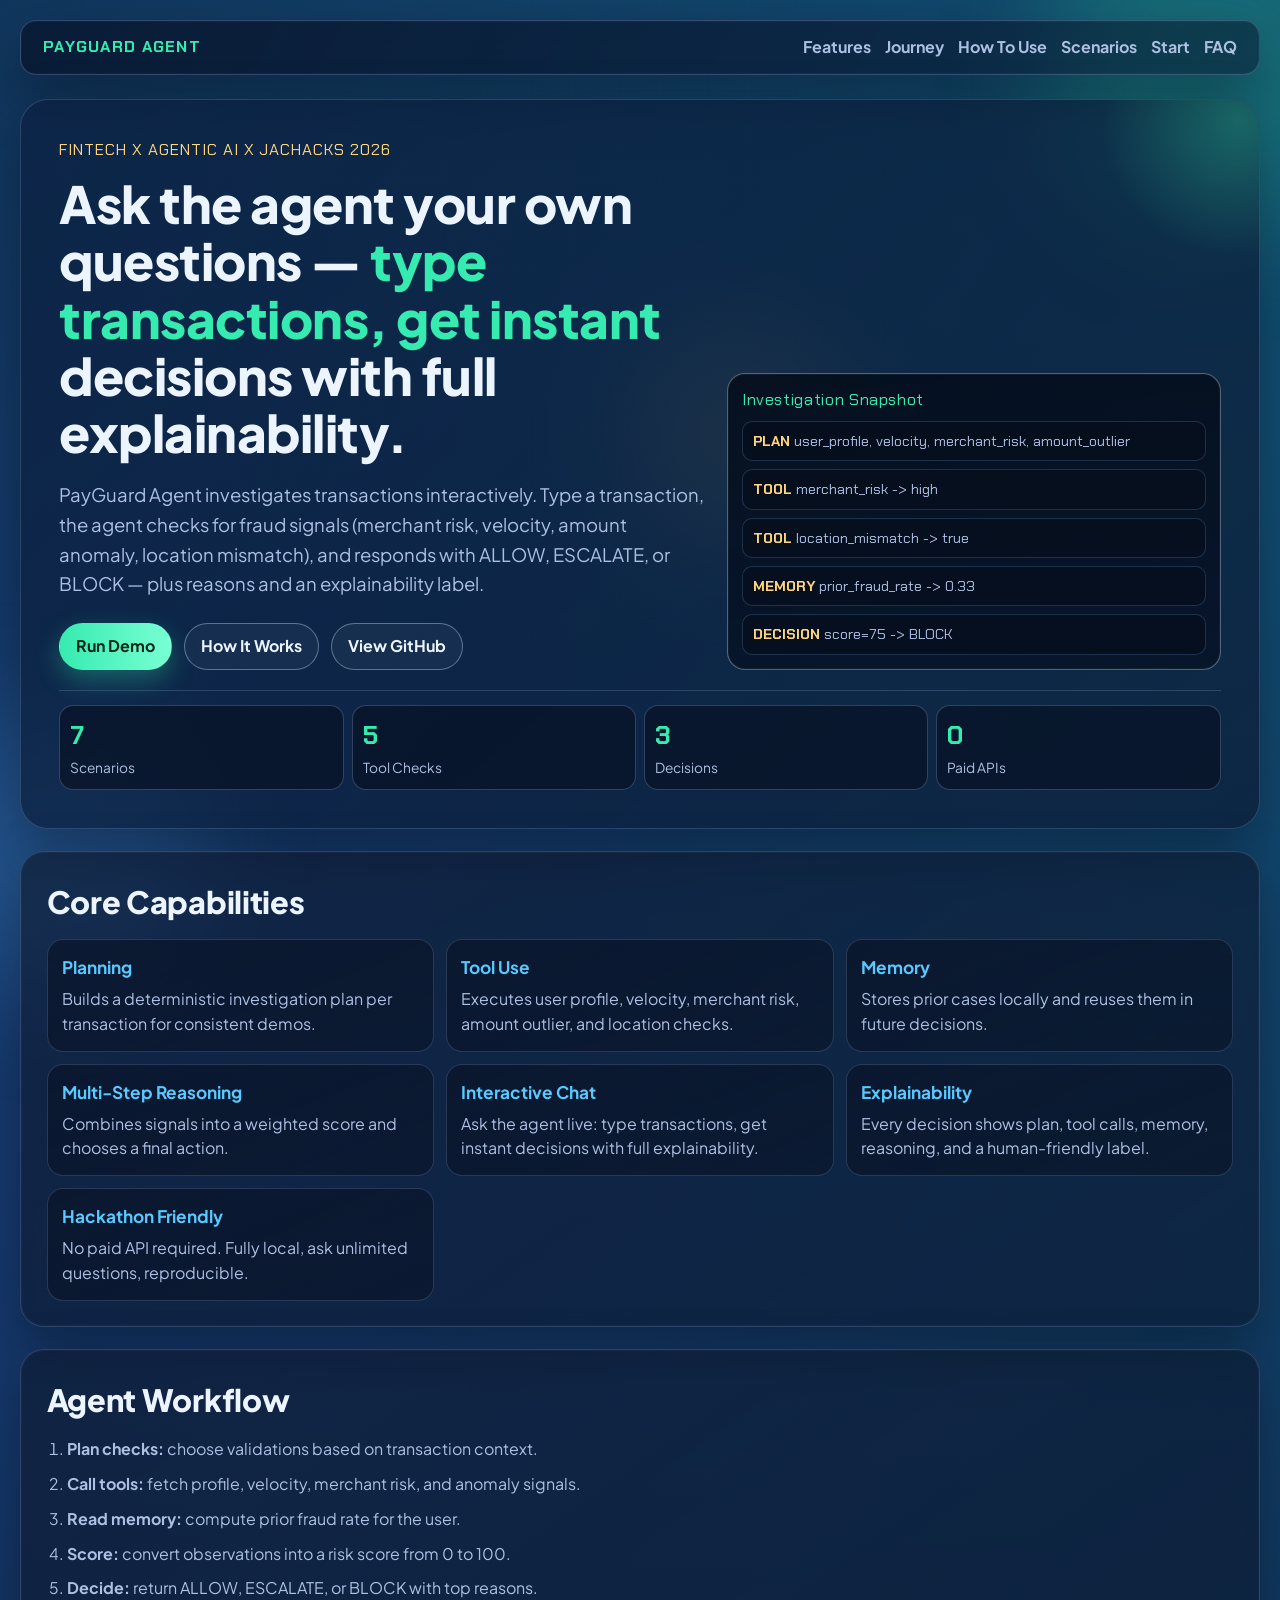
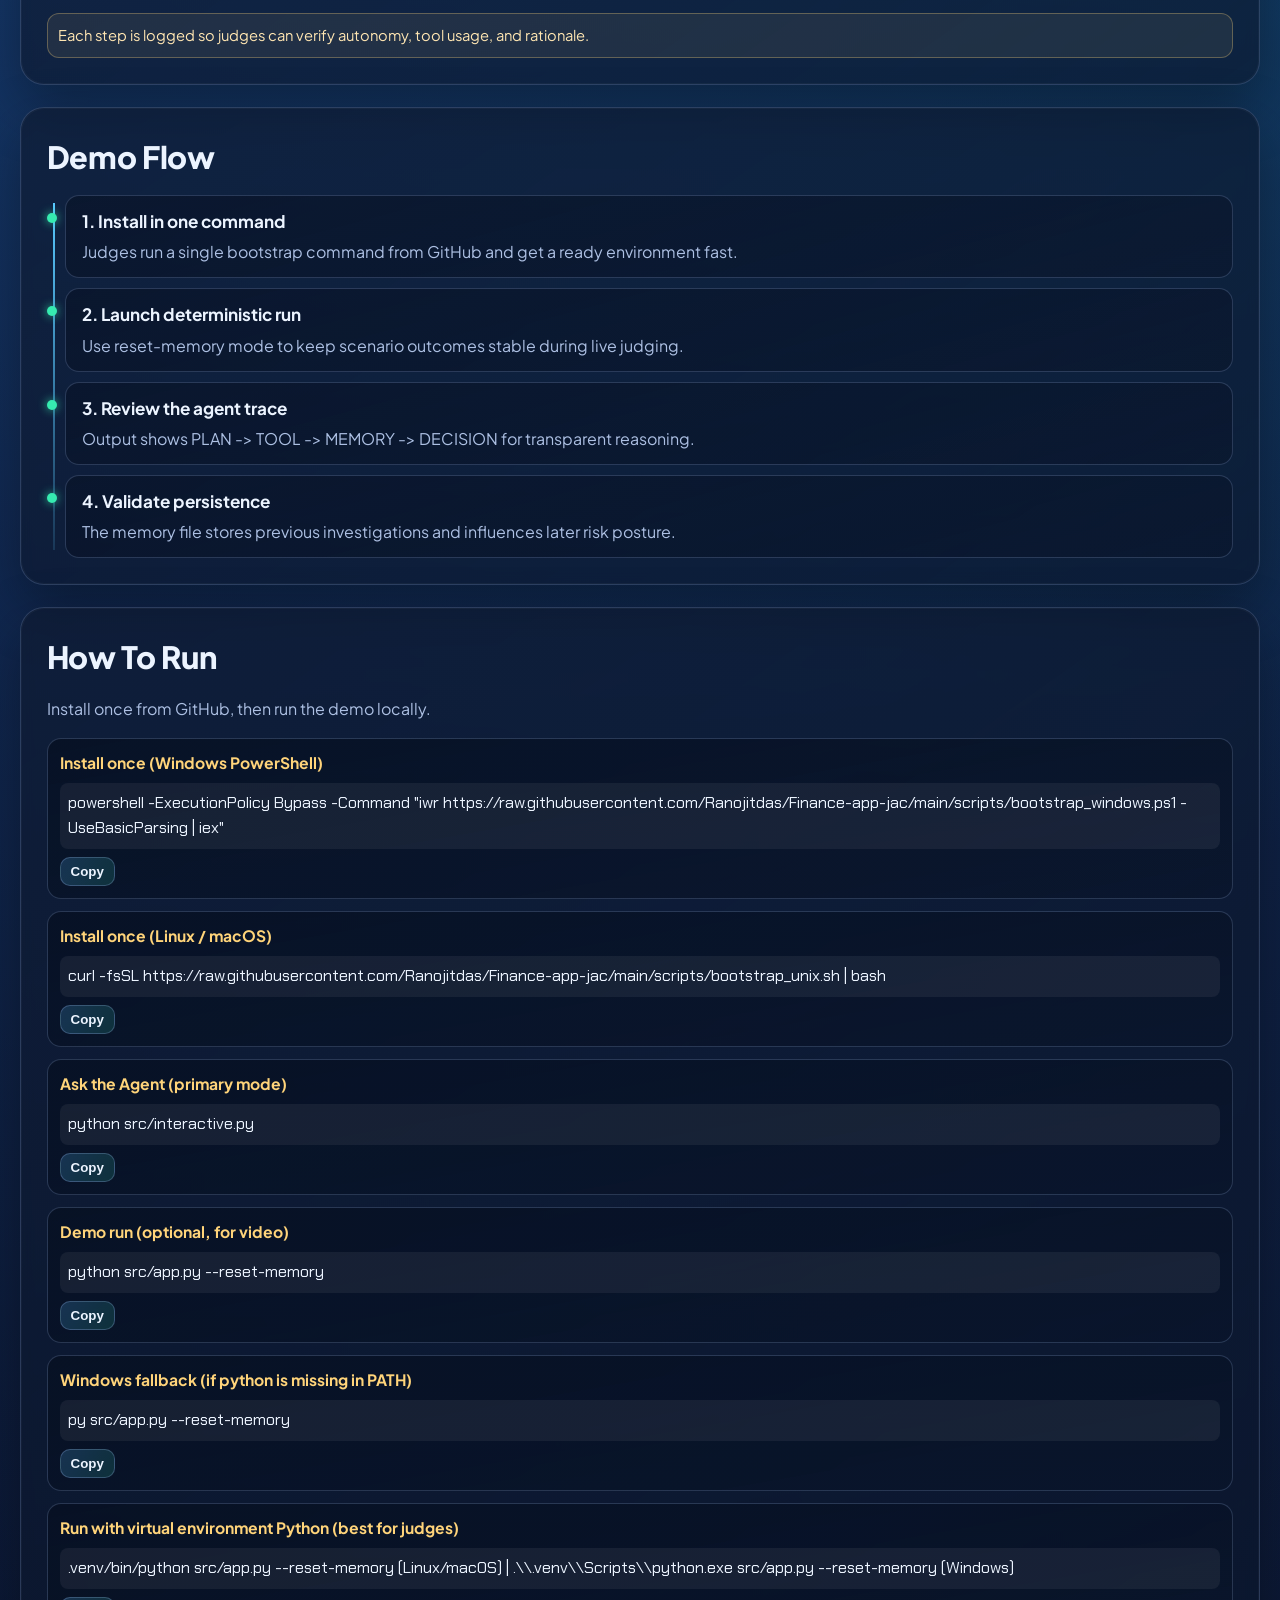
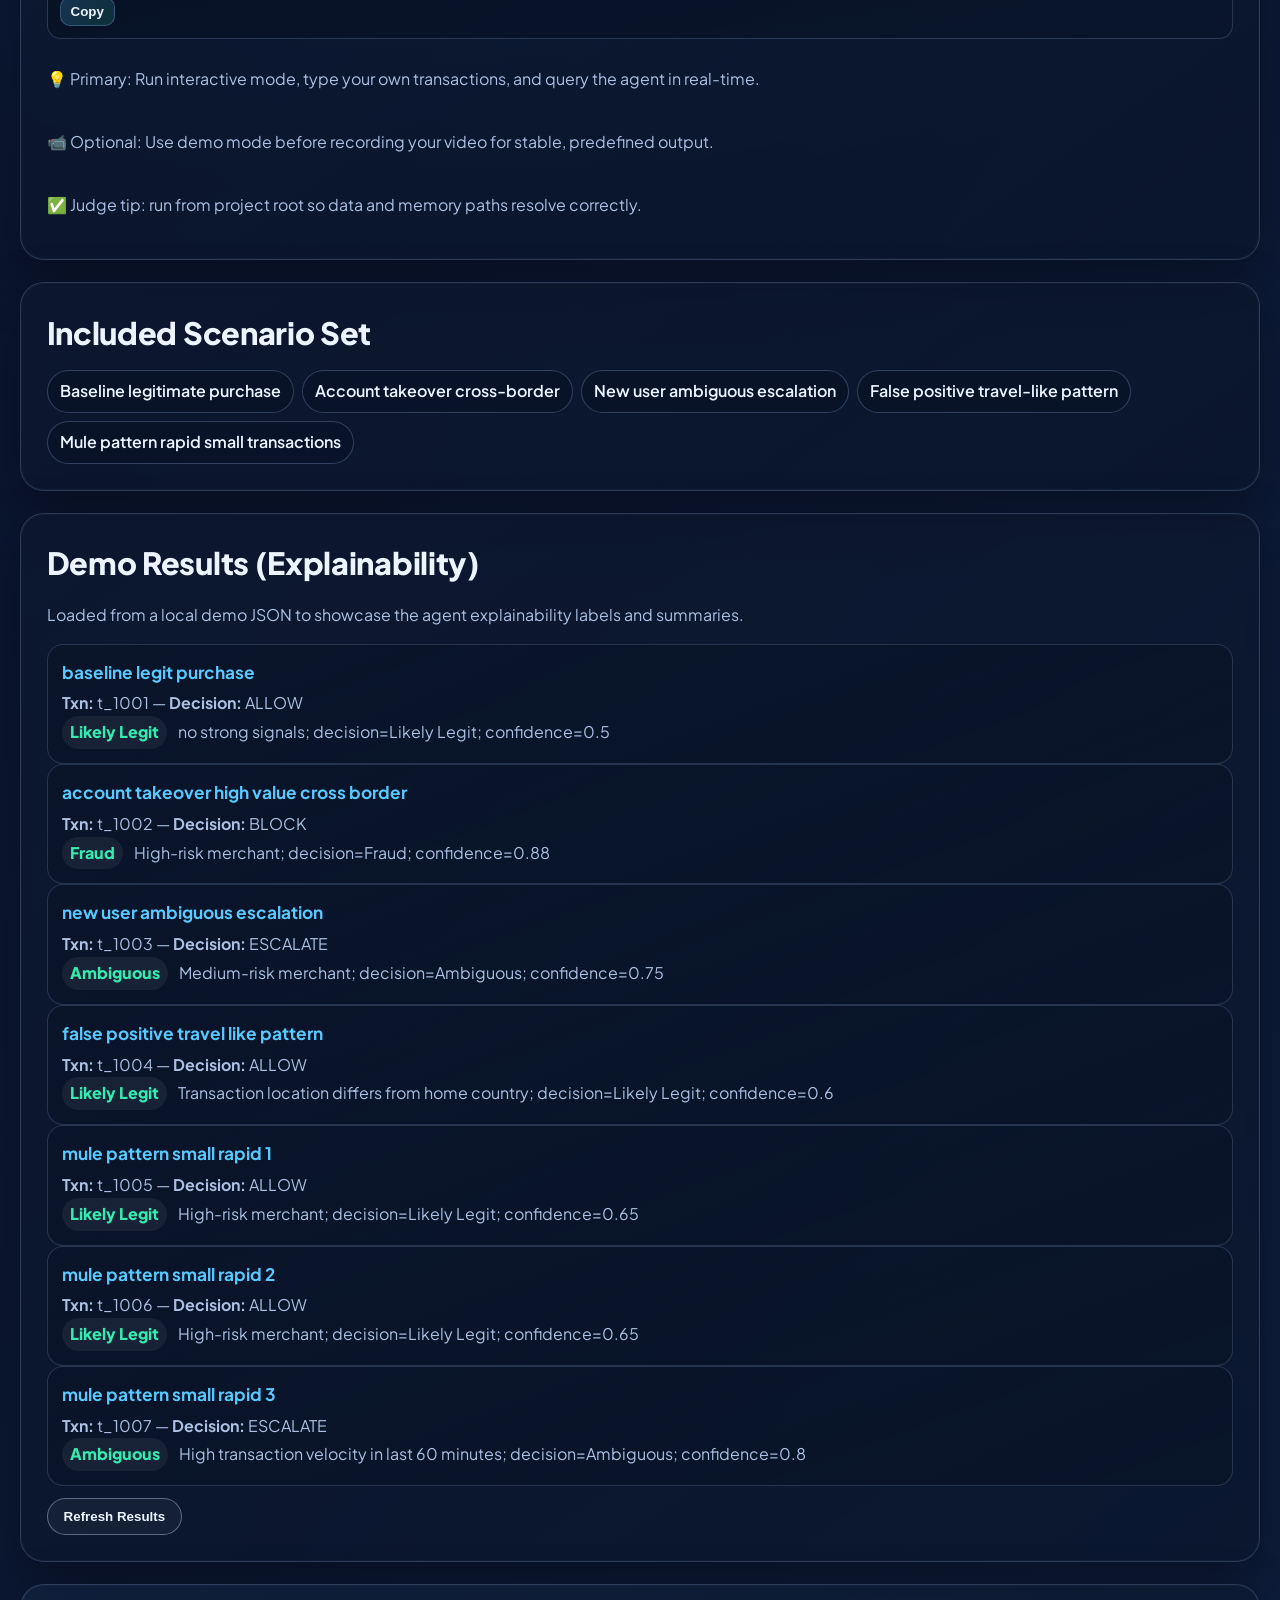
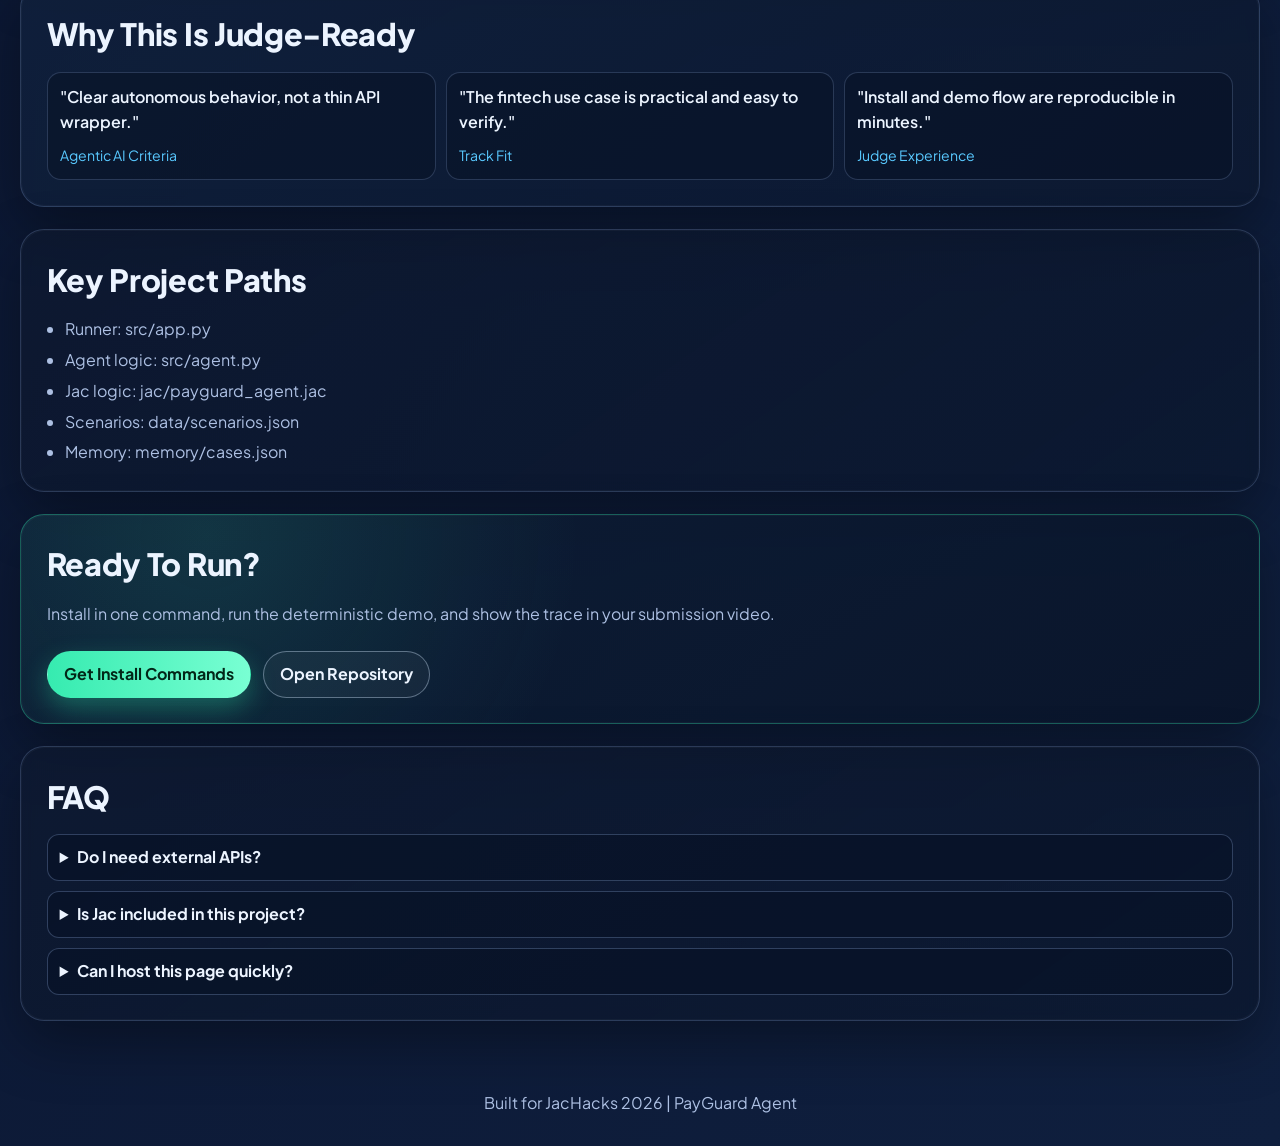
<file: index.html>
<!doctype html>
<html lang="en">
  <head>
    <meta charset="UTF-8" />
    <meta name="viewport" content="width=device-width, initial-scale=1.0" />
    <title>PayGuard Agent | Agentic Fintech Demo</title>
    <meta
      name="description"
      content="PayGuard Agent is an agentic fintech demo that investigates transactions with planning, tool use, memory, and explainable decisions."
    />
    <link rel="preconnect" href="https://fonts.googleapis.com" />
    <link rel="preconnect" href="https://fonts.gstatic.com" crossorigin />
    <link
      href="https://fonts.googleapis.com/css2?family=Chakra+Petch:wght@500;600;700&family=Plus+Jakarta+Sans:wght@400;500;600;700;800&display=swap"
      rel="stylesheet"
    />
    <link rel="stylesheet" href="styles.css" />
  </head>
  <body>
    <div class="scroll-progress" aria-hidden="true"></div>
    <div class="grid-overlay"></div>
    <div class="ambient ambient-a"></div>
    <div class="ambient ambient-b"></div>
    <div class="ambient ambient-c"></div>

    <header class="topbar reveal">
      <div class="brand">PAYGUARD AGENT</div>
      <nav>
        <a href="#features">Features</a>
        <a href="#timeline">Journey</a>
        <a href="#usage">How To Use</a>
        <a href="#scenarios">Scenarios</a>
        <a href="#start">Start</a>
        <a href="#faq">FAQ</a>
      </nav>
    </header>

    <main>
      <section class="hero reveal">
        <div class="hero-layout">
          <div>
            <p class="kicker">Fintech x Agentic AI x JacHacks 2026</p>
            <h1>
              Ask the agent your own questions —
              <span>type transactions, get instant</span>
              decisions with full explainability.
            </h1>
            <p class="hero-copy">
              PayGuard Agent investigates transactions interactively. Type a transaction, the agent checks for fraud signals (merchant risk, velocity, amount anomaly, location mismatch), and responds with ALLOW, ESCALATE, or BLOCK — plus reasons and an explainability label.
            </p>
            <div class="hero-actions">
              <a class="btn btn-primary" href="#usage">Run Demo</a>
              <a class="btn btn-ghost" href="#flow">How It Works</a>
              <a class="btn btn-ghost" href="https://github.com/Ranojitdas/Finance-app-jac" target="_blank" rel="noreferrer">View GitHub</a>
            </div>
          </div>

          <aside class="hero-console" aria-label="Agent trace preview">
            <p class="console-head">Investigation Snapshot</p>
            <div class="console-lines">
              <p><span>PLAN</span> user_profile, velocity, merchant_risk, amount_outlier</p>
              <p><span>TOOL</span> merchant_risk -> high</p>
              <p><span>TOOL</span> location_mismatch -> true</p>
              <p><span>MEMORY</span> prior_fraud_rate -> 0.33</p>
              <p><span>DECISION</span> score=75 -> BLOCK</p>
            </div>
          </aside>
        </div>

        <div class="stat-band" aria-label="Project highlights">
          <article>
            <strong data-count="7">0</strong>
            <p>Scenarios</p>
          </article>
          <article>
            <strong data-count="5">0</strong>
            <p>Tool Checks</p>
          </article>
          <article>
            <strong data-count="3">0</strong>
            <p>Decisions</p>
          </article>
          <article>
            <strong data-count="0">0</strong>
            <p>Paid APIs</p>
          </article>
        </div>
      </section>

      <section id="features" class="panel reveal">
        <h2>Core Capabilities</h2>
        <div class="grid grid-3">
          <article class="card">
            <h3>Planning</h3>
            <p>Builds a deterministic investigation plan per transaction for consistent demos.</p>
          </article>
          <article class="card">
            <h3>Tool Use</h3>
            <p>Executes user profile, velocity, merchant risk, amount outlier, and location checks.</p>
          </article>
          <article class="card">
            <h3>Memory</h3>
            <p>Stores prior cases locally and reuses them in future decisions.</p>
          </article>
          <article class="card">
            <h3>Multi-Step Reasoning</h3>
            <p>Combines signals into a weighted score and chooses a final action.</p>
          </article>
          <article class="card">
            <h3>Interactive Chat</h3>
            <p>Ask the agent live: type transactions, get instant decisions with full explainability.</p>
          </article>
          <article class="card">
            <h3>Explainability</h3>
            <p>Every decision shows plan, tool calls, memory, reasoning, and a human-friendly label.</p>
          </article>
          <article class="card">
            <h3>Hackathon Friendly</h3>
            <p>No paid API required. Fully local, ask unlimited questions, reproducible.</p>
          </article>
        </div>
      </section>

      <section id="flow" class="panel reveal">
        <h2>Agent Workflow</h2>
        <ol class="flow-list">
          <li>
            <strong>Plan checks:</strong> choose validations based on transaction context.
          </li>
          <li>
            <strong>Call tools:</strong> fetch profile, velocity, merchant risk, and anomaly signals.
          </li>
          <li>
            <strong>Read memory:</strong> compute prior fraud rate for the user.
          </li>
          <li>
            <strong>Score:</strong> convert observations into a risk score from 0 to 100.
          </li>
          <li>
            <strong>Decide:</strong> return ALLOW, ESCALATE, or BLOCK with top reasons.
          </li>
        </ol>
        <div class="flow-note">Each step is logged so judges can verify autonomy, tool usage, and rationale.</div>
      </section>

      <section id="timeline" class="panel reveal">
        <h2>Demo Flow</h2>
        <div class="timeline">
          <article>
            <span class="dot"></span>
            <h3>1. Install in one command</h3>
            <p>Judges run a single bootstrap command from GitHub and get a ready environment fast.</p>
          </article>
          <article>
            <span class="dot"></span>
            <h3>2. Launch deterministic run</h3>
            <p>Use reset-memory mode to keep scenario outcomes stable during live judging.</p>
          </article>
          <article>
            <span class="dot"></span>
            <h3>3. Review the agent trace</h3>
            <p>Output shows PLAN -> TOOL -> MEMORY -> DECISION for transparent reasoning.</p>
          </article>
          <article>
            <span class="dot"></span>
            <h3>4. Validate persistence</h3>
            <p>The memory file stores previous investigations and influences later risk posture.</p>
          </article>
        </div>
      </section>

      <section id="usage" class="panel reveal">
        <h2>How To Run</h2>
        <p class="muted">Install once from GitHub, then run the demo locally.</p>

        <div class="command-wrap">
          <div class="command-block">
            <p class="label">Install once (Windows PowerShell)</p>
            <code id="cmd-install-win">powershell -ExecutionPolicy Bypass -Command "iwr https://raw.githubusercontent.com/Ranojitdas/Finance-app-jac/main/scripts/bootstrap_windows.ps1 -UseBasicParsing | iex"</code>
            <button data-copy-target="cmd-install-win" class="copy-btn">Copy</button>
          </div>
          <div class="command-block">
            <p class="label">Install once (Linux / macOS)</p>
            <code id="cmd-install-unix">curl -fsSL https://raw.githubusercontent.com/Ranojitdas/Finance-app-jac/main/scripts/bootstrap_unix.sh | bash</code>
            <button data-copy-target="cmd-install-unix" class="copy-btn">Copy</button>
          </div>
          <div class="command-block">
            <p class="label">Ask the Agent (primary mode)</p>
            <code id="cmd-interactive">python src/interactive.py</code>
            <button data-copy-target="cmd-interactive" class="copy-btn">Copy</button>
          </div>
          <div class="command-block">
            <p class="label">Demo run (optional, for video)</p>
            <code id="cmd-reset">python src/app.py --reset-memory</code>
            <button data-copy-target="cmd-reset" class="copy-btn">Copy</button>
          </div>
          <div class="command-block">
            <p class="label">Windows fallback (if python is missing in PATH)</p>
            <code id="cmd-win-fallback">py src/app.py --reset-memory</code>
            <button data-copy-target="cmd-win-fallback" class="copy-btn">Copy</button>
          </div>
          <div class="command-block">
            <p class="label">Run with virtual environment Python (best for judges)</p>
            <code id="cmd-venv-run">.venv/bin/python src/app.py --reset-memory (Linux/macOS) | .\\.venv\\Scripts\\python.exe src/app.py --reset-memory (Windows)</code>
            <button data-copy-target="cmd-venv-run" class="copy-btn">Copy</button>
          </div>
        </div>

        <div class="tips">
          <p>💡 Primary: Run interactive mode, type your own transactions, and query the agent in real-time.</p>
          <p>📹 Optional: Use demo mode before recording your video for stable, predefined output.</p>
          <p>✅ Judge tip: run from project root so data and memory paths resolve correctly.</p>
        </div>
      </section>

      <section id="scenarios" class="panel reveal">
        <h2>Included Scenario Set</h2>
        <div class="chips">
          <span>Baseline legitimate purchase</span>
          <span>Account takeover cross-border</span>
          <span>New user ambiguous escalation</span>
          <span>False positive travel-like pattern</span>
          <span>Mule pattern rapid small transactions</span>
        </div>
      </section>

      <section id="demo-results" class="panel reveal">
        <h2>Demo Results (Explainability)</h2>
        <p class="muted">Loaded from a local demo JSON to showcase the agent explainability labels and summaries.</p>
        <div class="results-grid" id="results-grid">
          <!-- populated by script.js -->
        </div>
        <div style="margin-top:12px;">
          <button id="btn-refresh-results" class="btn btn-ghost">Refresh Results</button>
        </div>
      </section>

      <section class="panel reveal social-proof">
        <h2>Why This Is Judge-Ready</h2>
        <div class="quote-grid">
          <blockquote>
            <p>"Clear autonomous behavior, not a thin API wrapper."</p>
            <cite>Agentic AI Criteria</cite>
          </blockquote>
          <blockquote>
            <p>"The fintech use case is practical and easy to verify."</p>
            <cite>Track Fit</cite>
          </blockquote>
          <blockquote>
            <p>"Install and demo flow are reproducible in minutes."</p>
            <cite>Judge Experience</cite>
          </blockquote>
        </div>
      </section>

      <section class="panel reveal">
        <h2>Key Project Paths</h2>
        <ul class="path-list">
          <li>Runner: src/app.py</li>
          <li>Agent logic: src/agent.py</li>
          <li>Jac logic: jac/payguard_agent.jac</li>
          <li>Scenarios: data/scenarios.json</li>
          <li>Memory: memory/cases.json</li>
        </ul>
      </section>

      <section id="start" class="panel reveal cta-panel">
        <h2>Ready To Run?</h2>
        <p>Install in one command, run the deterministic demo, and show the trace in your submission video.</p>
        <div class="hero-actions">
          <a class="btn btn-primary" href="#usage">Get Install Commands</a>
          <a class="btn btn-ghost" href="https://github.com/Ranojitdas/Finance-app-jac" target="_blank" rel="noreferrer">Open Repository</a>
        </div>
      </section>

      <section id="faq" class="panel reveal">
        <h2>FAQ</h2>
        <details>
          <summary>Do I need external APIs?</summary>
          <p>No. The current project is fully local and works without external APIs.</p>
        </details>
        <details>
          <summary>Is Jac included in this project?</summary>
          <p>
            Yes. Jac logic is in jac/payguard_agent.jac. Python currently runs the local demo path.
            You can wire Jaseci runtime for Jac-primary execution in final submission.
          </p>
        </details>
        <details>
          <summary>Can I host this page quickly?</summary>
          <p>Yes. Run a local static server and open web/index.html in your browser.</p>
        </details>
      </section>
    </main>

    <footer class="reveal">
      <p>Built for JacHacks 2026 | PayGuard Agent</p>
    </footer>

    <script src="script.js"></script>
  </body>
</html>
</file>
<file: styles.css>
:root {
  --bg: #070d1d;
  --bg-soft: #111d36;
  --ink: #ecf4ff;
  --ink-muted: #adc0e3;
  --brand: #36ebb0;
  --brand-2: #59c9ff;
  --accent: #ffd47a;
  --card: rgba(14, 25, 47, 0.74);
  --stroke: rgba(169, 198, 255, 0.25);
  --stroke-strong: rgba(210, 230, 255, 0.38);
  --shadow: 0 22px 56px rgba(0, 0, 0, 0.34);
}

* {
  box-sizing: border-box;
}

html,
body {
  margin: 0;
  padding: 0;
}

body {
  font-family: "Plus Jakarta Sans", "Segoe UI", sans-serif;
  font-size: 16px;
  line-height: 1.55;
  color: var(--ink);
  background: radial-gradient(circle at 12% 18%, #173b73, transparent 48%),
    radial-gradient(circle at 88% 7%, #0d6378, transparent 36%),
    linear-gradient(120deg, var(--bg), #0b1631 46%, #0f1f3e 100%);
  min-height: 100vh;
  overflow-x: hidden;
}

.scroll-progress {
  position: fixed;
  top: 0;
  left: 0;
  height: 3px;
  width: 0;
  background: linear-gradient(90deg, var(--brand), var(--brand-2), var(--accent));
  box-shadow: 0 0 14px rgba(89, 201, 255, 0.8);
  z-index: 20;
}

.grid-overlay {
  position: fixed;
  inset: 0;
  background-image: linear-gradient(rgba(255, 255, 255, 0.04) 1px, transparent 1px),
    linear-gradient(90deg, rgba(255, 255, 255, 0.04) 1px, transparent 1px);
  background-size: 44px 44px;
  mask-image: radial-gradient(circle at 50% 40%, black 35%, transparent 78%);
  pointer-events: none;
  opacity: 0.3;
  z-index: 0;
}

.ambient {
  position: fixed;
  border-radius: 999px;
  filter: blur(52px);
  pointer-events: none;
  z-index: 0;
}

.ambient-a {
  width: 340px;
  height: 340px;
  background: rgba(45, 226, 165, 0.22);
  top: -100px;
  right: -100px;
}

.ambient-b {
  width: 300px;
  height: 300px;
  background: rgba(87, 182, 255, 0.2);
  bottom: -100px;
  left: -90px;
}

.ambient-c {
  width: 220px;
  height: 220px;
  background: rgba(255, 212, 122, 0.2);
  top: 36%;
  left: 49%;
}

.topbar,
main,
footer {
  position: relative;
  z-index: 1;
}

.topbar {
  width: min(1280px, calc(100vw - 40px));
  margin: 20px auto 0;
  padding: 14px 22px;
  border: 1px solid var(--stroke);
  border-radius: 16px;
  background: linear-gradient(120deg, rgba(8, 21, 44, 0.78), rgba(8, 21, 44, 0.54));
  backdrop-filter: blur(10px);
  box-shadow: inset 0 0 0 1px rgba(255, 255, 255, 0.03), var(--shadow);
  display: flex;
  gap: 16px;
  align-items: center;
  justify-content: space-between;
}

.brand {
  font-family: "Chakra Petch", sans-serif;
  font-weight: 700;
  letter-spacing: 0.08em;
  color: var(--brand);
}

.topbar nav {
  display: flex;
  gap: 14px;
  flex-wrap: wrap;
}

.topbar a {
  color: var(--ink-muted);
  text-decoration: none;
  font-weight: 700;
  font-size: 1rem;
  transition: color 0.2s ease, transform 0.2s ease;
}

.topbar a.active {
  color: #ffffff;
  text-shadow: 0 0 12px rgba(89, 201, 255, 0.7);
}

.topbar a:hover {
  color: var(--ink);
  transform: translateY(-1px);
}

main {
  width: min(1280px, calc(100vw - 40px));
  margin: 24px auto 70px;
  display: grid;
  gap: 22px;
}

.hero {
  border: 1px solid rgba(170, 200, 255, 0.2);
  border-radius: 28px;
  padding: clamp(24px, 3vw, 50px);
  background: linear-gradient(140deg, rgba(11, 33, 66, 0.76), rgba(11, 25, 47, 0.68));
  box-shadow: var(--shadow);
  overflow: hidden;
}

.hero::before {
  content: "";
  position: absolute;
  width: 280px;
  height: 280px;
  border-radius: 50%;
  right: -120px;
  top: -120px;
  background: radial-gradient(circle, rgba(54, 235, 176, 0.28), transparent 70%);
}

.hero-layout {
  position: relative;
  z-index: 1;
  display: grid;
  grid-template-columns: 1.25fr 0.95fr;
  gap: 18px;
}

.kicker {
  margin: 0;
  color: var(--accent);
  font-family: "Chakra Petch", sans-serif;
  letter-spacing: 0.06em;
  text-transform: uppercase;
}

.hero h1 {
  margin: 12px 0 14px;
  font-size: clamp(2rem, 4vw, 3.4rem);
  line-height: 1.12;
  letter-spacing: -0.01em;
  font-family: "Plus Jakarta Sans", sans-serif;
  font-weight: 800;
}

.hero h1 span {
  color: var(--brand);
}

.hero-copy {
  max-width: 760px;
  color: var(--ink-muted);
  font-size: 1.16rem;
  line-height: 1.6;
}

.hero-actions {
  display: flex;
  gap: 12px;
  flex-wrap: wrap;
  margin-top: 24px;
}

.btn {
  display: inline-flex;
  align-items: center;
  justify-content: center;
  padding: 10px 16px;
  border-radius: 999px;
  text-decoration: none;
  font-weight: 700;
  border: 1px solid transparent;
  transition: transform 0.25s ease, box-shadow 0.25s ease, background 0.25s ease;
}

.btn:hover {
  transform: translateY(-2px);
}

.btn-primary {
  background: linear-gradient(90deg, var(--brand), #79ffd3);
  color: #022718;
  box-shadow: 0 10px 26px rgba(45, 226, 165, 0.32);
}

.btn-ghost {
  color: var(--ink);
  border-color: var(--stroke-strong);
  background: rgba(255, 255, 255, 0.04);
}

.hero-console {
  border: 1px solid var(--stroke-strong);
  border-radius: 18px;
  background: linear-gradient(175deg, rgba(4, 12, 25, 0.86), rgba(7, 18, 37, 0.78));
  box-shadow: inset 0 0 0 1px rgba(255, 255, 255, 0.04);
  padding: 14px;
  align-self: end;
}

.console-head {
  margin: 0 0 8px;
  font-family: "Chakra Petch", monospace;
  color: var(--brand);
  letter-spacing: 0.04em;
}

.console-lines {
  display: grid;
  gap: 8px;
}

.console-lines p {
  margin: 0;
  border: 1px solid rgba(130, 184, 255, 0.2);
  border-radius: 10px;
  background: rgba(6, 14, 29, 0.72);
  color: var(--ink-muted);
  padding: 8px 10px;
  font-size: 0.9rem;
  font-family: "Chakra Petch", monospace;
}

.console-lines span {
  color: var(--accent);
  font-weight: 700;
}

.stat-band {
  position: relative;
  z-index: 1;
  margin-top: 20px;
  border-top: 1px solid rgba(180, 209, 255, 0.18);
  padding-top: 14px;
  display: grid;
  grid-template-columns: repeat(4, minmax(0, 1fr));
  gap: 8px;
}

.stat-band article {
  border: 1px solid var(--stroke);
  border-radius: 14px;
  padding: 10px;
  background: rgba(8, 17, 35, 0.68);
}

.stat-band strong {
  display: block;
  color: var(--brand);
  font-size: 1.6rem;
  font-family: "Chakra Petch", sans-serif;
}

.stat-band p {
  margin: 2px 0 0;
  color: var(--ink-muted);
  font-size: 0.86rem;
}

.panel {
  border: 1px solid rgba(170, 200, 255, 0.2);
  border-radius: 24px;
  padding: clamp(18px, 2vw, 30px);
  background: linear-gradient(145deg, rgba(14, 25, 47, 0.66), rgba(10, 21, 41, 0.58));
  box-shadow: var(--shadow);
  position: relative;
  overflow: hidden;
  backdrop-filter: blur(6px);
}

.panel::after {
  content: "";
  position: absolute;
  inset: 0;
  border-radius: inherit;
  border: 1px solid rgba(255, 255, 255, 0.03);
  pointer-events: none;
}

.panel h2 {
  margin: 0 0 14px;
  font-size: clamp(1.2rem, 2.4vw, 2rem);
  font-family: "Plus Jakarta Sans", sans-serif;
  font-weight: 800;
  letter-spacing: -0.01em;
}

.grid {
  display: grid;
  gap: 12px;
}

.grid-3 {
  grid-template-columns: repeat(3, minmax(0, 1fr));
}

.card {
  border: 1px solid rgba(175, 205, 255, 0.18);
  border-radius: 16px;
  padding: 14px;
  background: linear-gradient(160deg, rgba(9, 20, 41, 0.74), rgba(8, 18, 36, 0.56));
  transition: transform 0.2s ease, border-color 0.2s ease;
}

.card:hover {
  transform: translateY(-2px);
  border-color: var(--stroke-strong);
}

.card h3 {
  margin: 0 0 6px;
  color: var(--brand-2);
  font-size: 1.08rem;
  font-weight: 700;
}

.card p {
  margin: 0;
  color: var(--ink-muted);
  font-size: 1rem;
  line-height: 1.55;
}

.result-card {
  display: block;
}

.badge {
  display: inline-block;
  padding: 4px 8px;
  border-radius: 999px;
  background: rgba(255, 255, 255, 0.06);
  color: var(--brand);
  font-weight: 800;
  margin-right: 8px;
}

.flow-list {
  margin: 0;
  padding-left: 20px;
  color: var(--ink-muted);
  display: grid;
  gap: 10px;
}

.flow-note {
  margin-top: 12px;
  border: 1px solid rgba(255, 212, 122, 0.3);
  border-radius: 12px;
  background: rgba(255, 212, 122, 0.08);
  color: #ffe6b2;
  padding: 10px;
  font-size: 0.92rem;
}

.timeline {
  position: relative;
  display: grid;
  gap: 10px;
  padding-left: 18px;
}

.timeline::before {
  content: "";
  position: absolute;
  left: 6px;
  top: 8px;
  bottom: 8px;
  width: 2px;
  background: linear-gradient(180deg, var(--brand-2), rgba(89, 201, 255, 0.15));
}

.timeline article {
  position: relative;
  border: 1px solid rgba(169, 198, 255, 0.2);
  border-radius: 14px;
  padding: 12px 12px 12px 16px;
  background: linear-gradient(165deg, rgba(9, 20, 41, 0.72), rgba(9, 20, 41, 0.52));
}

.timeline h3 {
  margin: 0 0 6px;
  font-size: 1.07rem;
  color: var(--ink);
  font-weight: 700;
}

.timeline p {
  margin: 0;
  color: var(--ink-muted);
  line-height: 1.55;
}

.timeline .dot {
  position: absolute;
  left: -19px;
  top: 17px;
  width: 10px;
  height: 10px;
  border-radius: 50%;
  background: var(--brand);
  box-shadow: 0 0 10px rgba(54, 235, 176, 0.8);
}

.command-wrap {
  display: grid;
  gap: 12px;
}

.command-block {
  border: 1px solid rgba(170, 200, 255, 0.2);
  border-radius: 14px;
  padding: 12px;
  background: linear-gradient(170deg, rgba(6, 15, 32, 0.72), rgba(9, 20, 41, 0.58));
  display: grid;
  gap: 8px;
}

.command-block .label {
  margin: 0;
  color: var(--accent);
  font-weight: 700;
  font-size: 0.98rem;
}

.command-block code {
  font-family: "Chakra Petch", monospace;
  background: rgba(255, 255, 255, 0.06);
  border-radius: 8px;
  padding: 8px;
  overflow-wrap: anywhere;
  color: var(--ink);
}

.copy-btn {
  justify-self: start;
  border: 1px solid var(--stroke);
  color: var(--ink);
  background: linear-gradient(120deg, rgba(87, 182, 255, 0.2), rgba(54, 235, 176, 0.14));
  border-radius: 10px;
  padding: 6px 10px;
  font-weight: 700;
  cursor: pointer;
  transition: transform 0.2s ease, background 0.2s ease;
}

.copy-btn:hover {
  background: linear-gradient(120deg, rgba(87, 182, 255, 0.3), rgba(54, 235, 176, 0.2));
  transform: translateY(-1px);
}

.tips {
  margin-top: 12px;
  display: grid;
  gap: 6px;
  color: var(--ink-muted);
  font-size: 1rem;
  line-height: 1.55;
}

.muted {
  color: var(--ink-muted);
}

.chips {
  display: flex;
  flex-wrap: wrap;
  gap: 8px;
}

.chips span {
  border: 1px solid var(--stroke);
  border-radius: 999px;
  padding: 8px 12px;
  background: rgba(8, 18, 38, 0.68);
  color: var(--ink);
  font-weight: 600;
  transition: border-color 0.2s ease, transform 0.2s ease;
}

.chips span:hover {
  border-color: var(--stroke-strong);
  transform: translateY(-1px);
}

.path-list {
  margin: 0;
  padding-left: 18px;
  color: var(--ink-muted);
  display: grid;
  gap: 6px;
}

.social-proof {
  background: linear-gradient(145deg, rgba(16, 33, 61, 0.8), rgba(12, 24, 47, 0.78));
}

.quote-grid {
  display: grid;
  grid-template-columns: repeat(3, minmax(0, 1fr));
  gap: 10px;
}

.quote-grid blockquote {
  margin: 0;
  border: 1px solid rgba(169, 198, 255, 0.2);
  border-radius: 14px;
  padding: 12px;
  background: rgba(8, 18, 38, 0.56);
}

.quote-grid p {
  margin: 0 0 8px;
  color: var(--ink);
  font-weight: 600;
  line-height: 1.55;
}

.quote-grid cite {
  color: var(--brand-2);
  font-style: normal;
  font-size: 0.88rem;
}

.cta-panel {
  border-color: rgba(54, 235, 176, 0.34);
  background: radial-gradient(circle at 15% 10%, rgba(54, 235, 176, 0.12), transparent 35%),
    linear-gradient(150deg, rgba(14, 30, 54, 0.85), rgba(9, 20, 41, 0.86));
}

.cta-panel p {
  margin-top: 0;
  color: var(--ink-muted);
}

details {
  border: 1px solid var(--stroke);
  background: rgba(8, 18, 38, 0.6);
  border-radius: 12px;
  padding: 10px 12px;
}

details + details {
  margin-top: 10px;
}

summary {
  cursor: pointer;
  font-weight: 700;
}

details p {
  color: var(--ink-muted);
}

footer {
  width: min(1280px, calc(100vw - 40px));
  margin: 0 auto 30px;
  color: var(--ink-muted);
  text-align: center;
}

.reveal {
  opacity: 0;
  transform: translateY(16px);
  animation: rise 0.7s cubic-bezier(0.2, 0.65, 0.2, 1) forwards;
}

.reveal:nth-of-type(2) {
  animation-delay: 0.08s;
}

.reveal:nth-of-type(3) {
  animation-delay: 0.14s;
}

.reveal:nth-of-type(4) {
  animation-delay: 0.2s;
}

.reveal:nth-of-type(5) {
  animation-delay: 0.26s;
}

@keyframes rise {
  to {
    opacity: 1;
    transform: translateY(0);
  }
}

@media (max-width: 940px) {
  .hero-layout {
    grid-template-columns: 1fr;
  }

  .stat-band {
    grid-template-columns: repeat(2, minmax(0, 1fr));
  }

  .grid-3 {
    grid-template-columns: repeat(2, minmax(0, 1fr));
  }

  .quote-grid {
    grid-template-columns: 1fr;
  }

  .topbar {
    flex-direction: column;
    align-items: flex-start;
  }
}

@media (max-width: 620px) {
  .grid-3 {
    grid-template-columns: 1fr;
  }

  .stat-band {
    grid-template-columns: 1fr;
  }

  .hero h1 {
    font-size: 1.8rem;
  }
}
</file>
